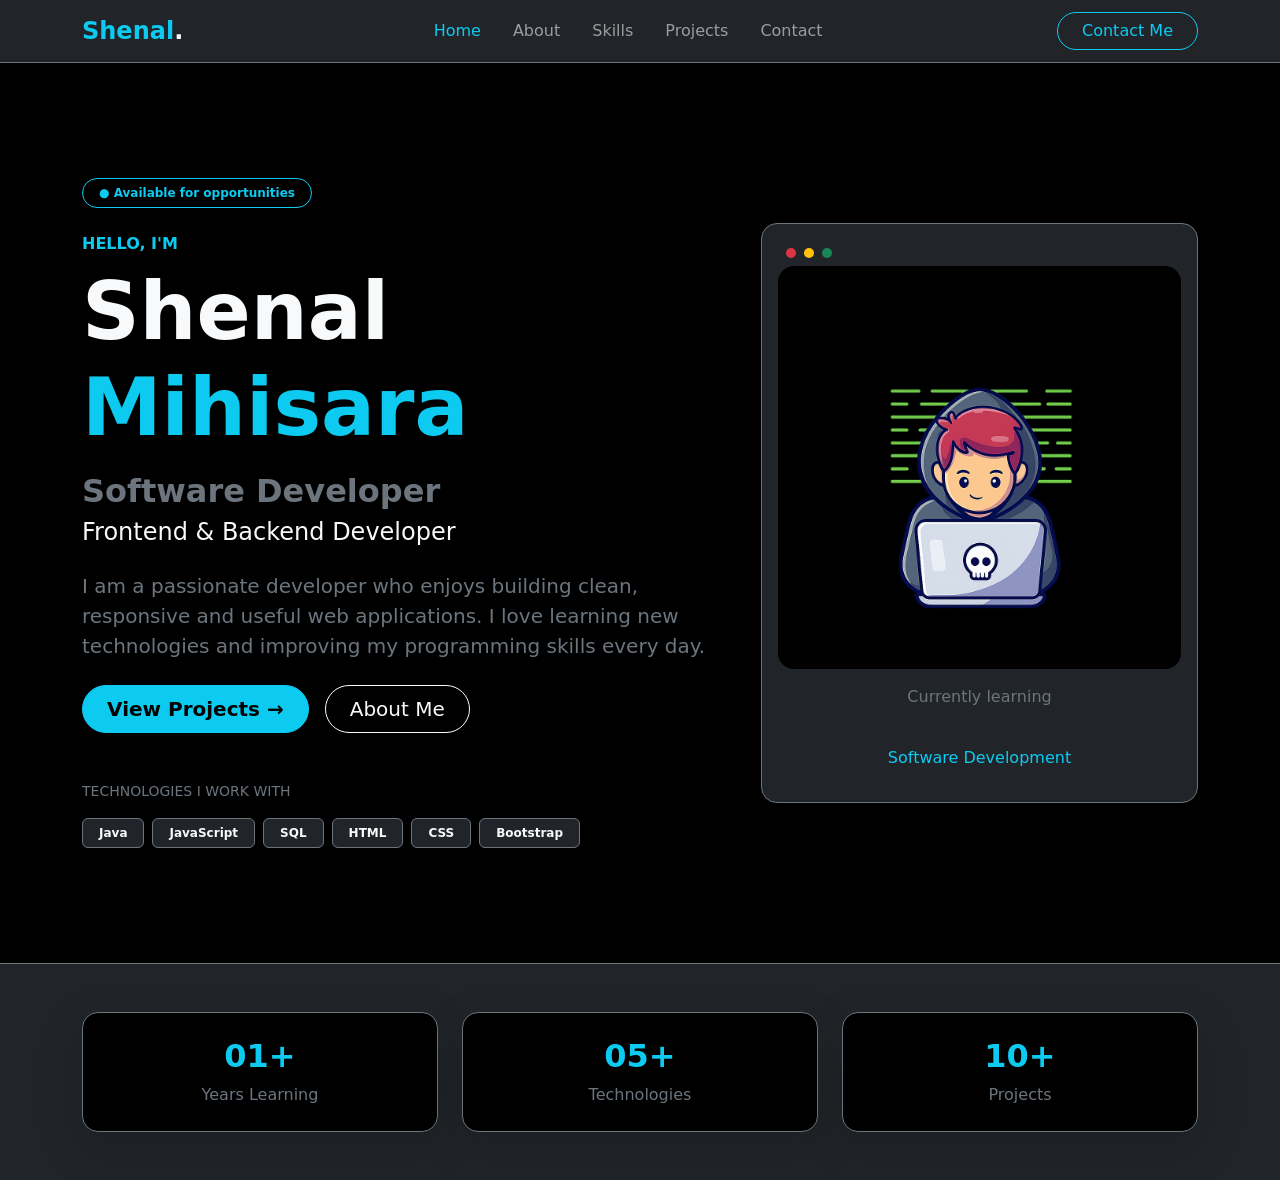
<file: index.html>
<!DOCTYPE html>
<html lang="en">

<head>
    <meta charset="UTF-8">
    <meta name="viewport" content="width=device-width, initial-scale=1.0">

    <title>Shenal Mihisara | Portfolio</title>

    <!-- Bootstrap Only -->
    <link href="https://cdn.jsdelivr.net/npm/bootstrap@5.3.8/dist/css/bootstrap.min.css" rel="stylesheet"
        integrity="sha384-sRIl4kxILFvY47J16cr9ZwB07vP4J8+LH7qKQnuqkuIAvNWLzeN8tE5YBujZqJLB" crossorigin="anonymous">
</head>

<body class="bg-black text-light">

    <!-- ================= NAVBAR ================= -->

    <nav class="navbar navbar-expand-lg navbar-dark bg-dark border-bottom border-secondary sticky-top">

        <div class="container">

            <a class="navbar-brand fw-bold fs-4 text-info" href="/index.html">
                Shenal<span class="text-light">.</span>
            </a>

            <button class="navbar-toggler shadow-none" type="button" data-bs-toggle="collapse" data-bs-target="#navbar">

                <span class="navbar-toggler-icon"></span>

            </button>

            <div class="collapse navbar-collapse" id="navbar">

                <ul class="navbar-nav mx-auto gap-lg-3">

                    <li class="nav-item">
                        <a class="nav-link active text-info" href="/index.html">
                            Home
                        </a>
                    </li>

                    <li class="nav-item">
                        <a class="nav-link" href="/about.html">
                            About
                        </a>
                    </li>

                    <li class="nav-item">
                        <a class="nav-link" href="/skills.html">
                            Skills
                        </a>
                    </li>

                    <li class="nav-item">
                        <a class="nav-link" href="/projects.html">
                            Projects
                        </a>
                    </li>

                    <li class="nav-item">

                        <a class="nav-link" href="/contact.html">

                            Contact

                        </a>
                    </li>

                </ul>

                <a href="/contact.html" class="btn btn-outline-info rounded-pill px-4">
                    Contact Me
                </a>

            </div>

        </div>

    </nav>


    <!-- ================= HERO ================= -->

    <section class="min-vh-100 d-flex align-items-center bg-black">

        <div class="container py-5">

            <div class="row align-items-center g-5">

                <!-- LEFT -->

                <div class="col-lg-7 text-center text-lg-start">

                    <!-- Badge -->

                    <div class="mb-4">

                        <span class="badge rounded-pill text-info border border-info px-3 py-2">

                            ● Available for opportunities

                        </span>

                    </div>


                    <p class="text-info fw-bold mb-2">
                        HELLO, I'M
                    </p>


                    <h1 class="display-1 fw-bold">

                        Shenal

                        <span class="text-info">
                            Mihisara
                        </span>

                    </h1>


                    <h2 class="fw-semibold text-secondary mt-3">

                        Software Developer

                    </h2>


                    <h4 class="text-light fw-normal">

                        Frontend & Backend Developer

                    </h4>


                    <p class="lead text-secondary mt-4">

                        I am a passionate developer who enjoys building
                        clean, responsive and useful web applications.
                        I love learning new technologies and improving
                        my programming skills every day.

                    </p>


                    <!-- BUTTONS -->

                    <div class="d-flex flex-wrap gap-3 mt-4 justify-content-center justify-content-lg-start">

                        <a href="/projects.html" class="btn btn-info btn-lg rounded-pill px-4 fw-bold">

                            View Projects →

                        </a>

                        <a href="/about.html" class="btn btn-outline-light btn-lg rounded-pill px-4">

                            About Me

                        </a>

                    </div>


                    <!-- TECHNOLOGIES -->

                    <div class="mt-5">

                        <p class="text-secondary small mb-3">
                            TECHNOLOGIES I WORK WITH
                        </p>

                        <div class="d-flex flex-wrap gap-2 justify-content-center justify-content-lg-start">

                            <span class="badge bg-dark border border-secondary text-light px-3 py-2">
                                Java
                            </span>

                            <span class="badge bg-dark border border-secondary text-light px-3 py-2">
                                JavaScript
                            </span>

                            <span class="badge bg-dark border border-secondary text-light px-3 py-2">
                                SQL
                            </span>

                            <span class="badge bg-dark border border-secondary text-light px-3 py-2">
                                HTML
                            </span>

                            <span class="badge bg-dark border border-secondary text-light px-3 py-2">
                                CSS
                            </span>

                            <span class="badge bg-dark border border-secondary text-light px-3 py-2">
                                Bootstrap
                            </span>

                        </div>

                    </div>

                </div>


                <!-- RIGHT -->

                <div class="col-lg-5">

                    <div class="card bg-dark border border-secondary shadow-lg rounded-4 p-3">

                        <!-- Window Header -->

                        <div class="d-flex gap-2 px-2 py-2">

                            <span class="rounded-circle bg-danger" style="width:10px;height:10px;">
                            </span>

                            <span class="rounded-circle bg-warning" style="width:10px;height:10px;">
                            </span>

                            <span class="rounded-circle bg-success" style="width:10px;height:10px;">
                            </span>

                        </div>


                        <!-- Image -->

                        <div class="card bg-black border-0 rounded-4 overflow-hidden">

                            <img src="/images/pic.png" class="img-fluid w-100" alt="Shenal Mihisara">

                        </div>


                        <!-- Card Details -->

                        <div class="card-body text-center">

                            <p class="text-secondary mb-1">
                                Currently learning
                            </p>

                            <h4 class="fw-bold mb-1">
                                Computer Science
                            </h4>

                            <p class="text-info mb-0">
                                Software Development
                            </p>

                        </div>

                    </div>

                </div>

            </div>

        </div>

    </section>


    <!-- ================= STATS ================= -->

    <section class="bg-dark border-top border-secondary py-5">

        <div class="container">

            <div class="row g-4 text-center">

                <div class="col-md-4">

                    <div class="card bg-black border-secondary rounded-4 shadow-lg p-4 h-100">

                        <h2 class="text-info fw-bold">
                            01+
                        </h2>

                        <p class="text-secondary mb-0">
                            Years Learning
                        </p>

                    </div>

                </div>


                <div class="col-md-4">

                    <div class="card bg-black border-secondary rounded-4 shadow-lg p-4 h-100">

                        <h2 class="text-info fw-bold">
                            05+
                        </h2>

                        <p class="text-secondary mb-0">
                            Technologies
                        </p>

                    </div>

                </div>


                <div class="col-md-4">

                    <div class="card bg-black border-secondary rounded-4 shadow-lg p-4 h-100">

                        <h2 class="text-info fw-bold">
                            10+
                        </h2>

                        <p class="text-secondary mb-0">
                            Projects
                        </p>

                    </div>

                </div>

            </div>

        </div>

    </section>


    <!-- Bootstrap JS -->

    <script src="https://cdn.jsdelivr.net/npm/bootstrap@5.3.8/dist/js/bootstrap.bundle.min.js"
        integrity="sha384-FKyoEForCGlyvwx9Hj09JcYn3nv7wiPVlz7YYwJrWVcXK/BmnVDxM+D2scQbITxI" crossorigin="anonymous">
        </script>

</body>

</html>
</file>
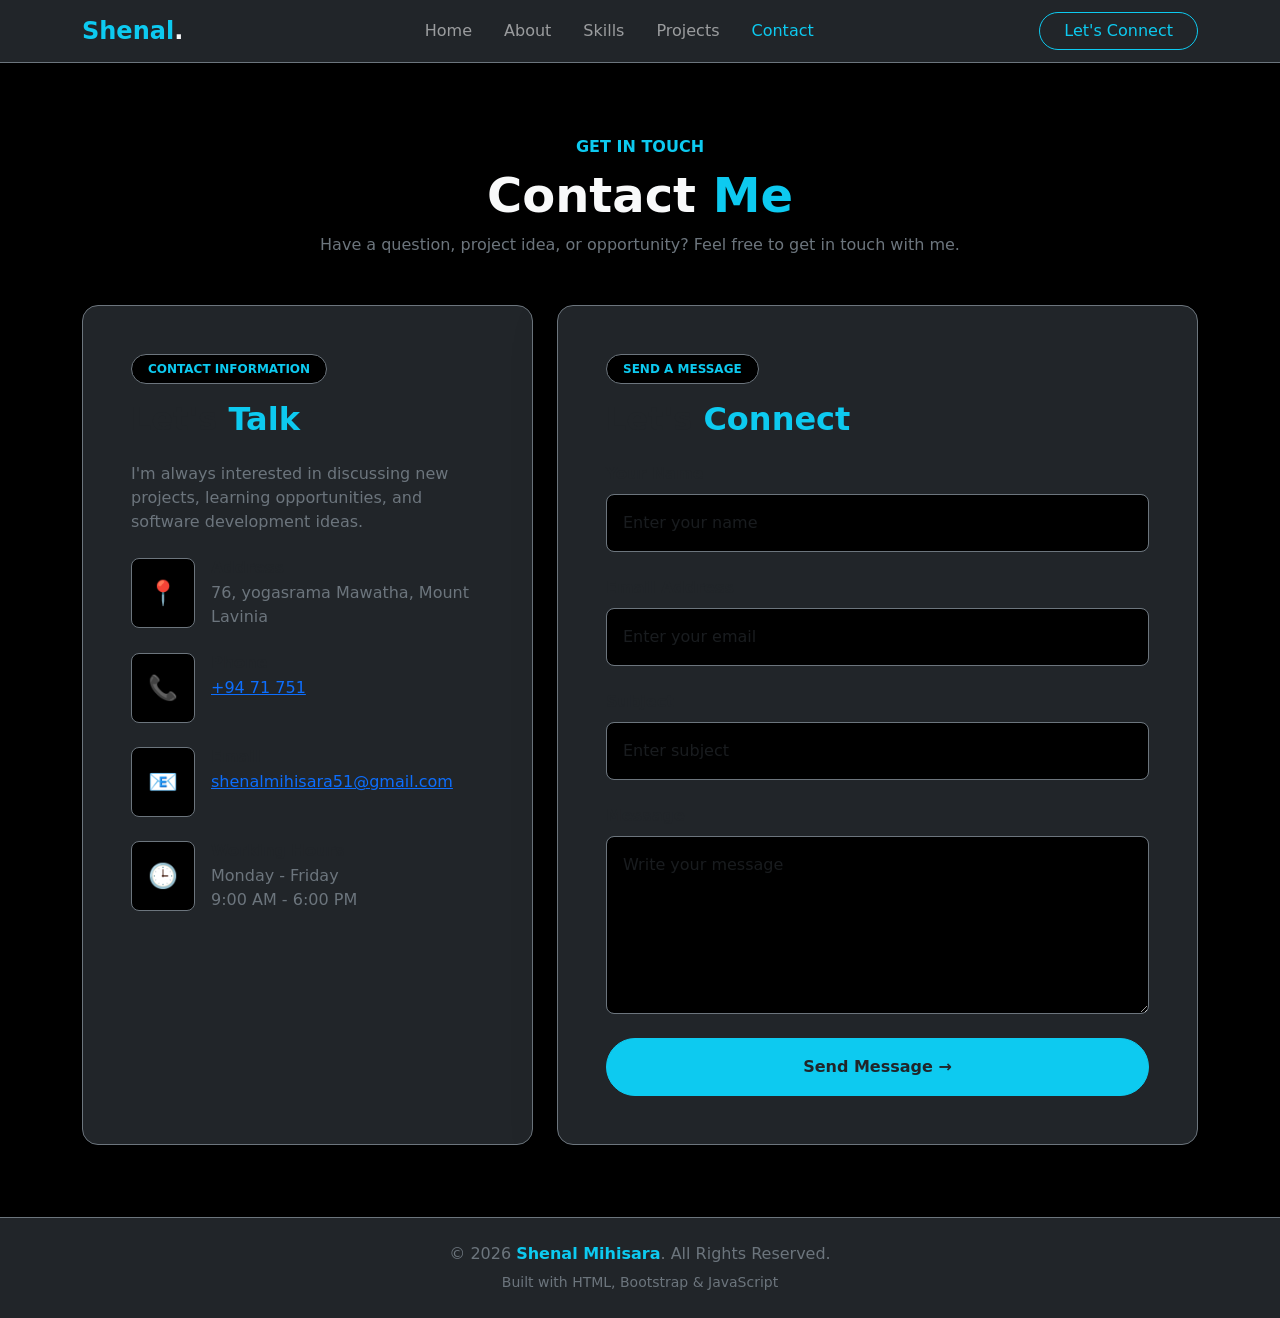
<file: contact.html>
<!DOCTYPE html>

<html lang="en">

<head>
    <meta charset="UTF-8">
    <meta name="viewport" content="width=device-width, initial-scale=1.0">

    <title>Contact | Shenal Mihisara</title>

    <link href="https://cdn.jsdelivr.net/npm/bootstrap@5.3.8/dist/css/bootstrap.min.css" rel="stylesheet">


</head>

<body class="bg-black text-light">

    <!-- Navbar -->
    <nav class="navbar navbar-expand-lg navbar-dark bg-dark border-bottom border-secondary sticky-top">

        <div class="container">

            <a class="navbar-brand fw-bold fs-4 text-info" href="index.html">
                Shenal<span class="text-light">.</span>
            </a>

            <button class="navbar-toggler" type="button" data-bs-toggle="collapse" data-bs-target="#navbarNav">
                <span class="navbar-toggler-icon"></span>
            </button>

            <div class="collapse navbar-collapse" id="navbarNav">

                <ul class="navbar-nav mx-auto gap-lg-3">

                    <li class="nav-item">
                        <a class="nav-link" href="index.html">
                            Home
                        </a>
                    </li>

                    <li class="nav-item">
                        <a class="nav-link" href="about.html">
                            About
                        </a>
                    </li>

                    <li class="nav-item">
                        <a class="nav-link" href="skills.html">
                            Skills
                        </a>
                    </li>

                    <li class="nav-item">
                        <a class="nav-link" href="projects.html">
                            Projects
                        </a>
                    </li>

                    <li class="nav-item">
                        <a class="nav-link active text-info" href="contact.html">
                            Contact
                        </a>
                    </li>

                </ul>

                <a href="contact.html" class="btn btn-outline-info rounded-pill px-4">
                    Let's Connect
                </a>

            </div>

        </div>

    </nav>


    <!-- Contact Section -->
    <section class="py-5">

        <div class="container py-4">

            <!-- Heading -->
            <div class="text-center mb-5">

                <p class="text-info fw-semibold mb-2">
                    GET IN TOUCH
                </p>

                <h1 class="display-5 fw-bold">
                    Contact <span class="text-info">Me</span>
                </h1>

                <p class="text-secondary mx-auto" style="max-width: 650px;">
                    Have a question, project idea, or opportunity?
                    Feel free to get in touch with me.
                </p>

            </div>


            <div class="row g-4">

                <!-- Contact Information -->
                <div class="col-12 col-lg-5">

                    <div class="card bg-dark border-secondary rounded-4 shadow-lg h-100">

                        <div class="card-body p-4 p-lg-5">

                            <span class="badge bg-black text-info border border-secondary rounded-pill px-3 py-2 mb-3">
                                CONTACT INFORMATION
                            </span>

                            <h2 class="fw-bold mb-4">
                                Let's <span class="text-info">Talk</span>
                            </h2>

                            <p class="text-secondary mb-4">
                                I'm always interested in discussing new
                                projects, learning opportunities, and
                                software development ideas.
                            </p>


                            <!-- Address -->
                            <div class="d-flex align-items-start mb-4">

                                <div class="bg-black border border-secondary rounded-3 p-3 me-3">
                                    <span class="text-info fs-4">📍</span>
                                </div>

                                <div>
                                    <h6 class="fw-bold mb-1">
                                        Address
                                    </h6>

                                    <p class="text-secondary mb-0">
                                        76, yogasrama Mawatha,
                                        Mount Lavinia
                                    </p>
                                </div>

                            </div>


                            <!-- Phone -->
                            <div class="d-flex align-items-start mb-4">

                                <div class="bg-black border border-secondary rounded-3 p-3 me-3">
                                    <span class="text-info fs-4">📞</span>
                                </div>

                                <div>
                                    <h6 class="fw-bold mb-1">
                                        Phone
                                    </h6>

                                    <p class="text-secondary mb-0">
                                        <a href="">+94 71 751</a>
                                    </p>
                                </div>

                            </div>


                            <!-- Email -->
                            <div class="d-flex align-items-start mb-4">

                                <div class="bg-black border border-secondary rounded-3 p-3 me-3">
                                    <span class="text-info fs-4">📧</span>
                                </div>

                                <div>
                                    <h6 class="fw-bold mb-1">
                                        Email
                                    </h6>

                                    <p class="text-secondary mb-0">
                                        <a href="">shenalmihisara51@gmail.com</a>
                                    </p>
                                </div>

                            </div>


                            <!-- Working Hours -->
                            <div class="d-flex align-items-start">

                                <div class="bg-black border border-secondary rounded-3 p-3 me-3">
                                    <span class="text-info fs-4">🕒</span>
                                </div>

                                <div>
                                    <h6 class="fw-bold mb-1">
                                        Working Hours
                                    </h6>

                                    <p class="text-secondary mb-0">
                                        Monday - Friday<br>
                                        9:00 AM - 6:00 PM
                                    </p>
                                </div>

                            </div>

                        </div>

                    </div>

                </div>


                <!-- Contact Form -->
                <div class="col-12 col-lg-7">

                    <div class="card bg-dark border-secondary rounded-4 shadow-lg">

                        <div class="card-body p-4 p-lg-5">

                            <span class="badge bg-black text-info border border-secondary rounded-pill px-3 py-2 mb-3">
                                SEND A MESSAGE
                            </span>

                            <h2 class="fw-bold mb-4">
                                Let's <span class="text-info">Connect</span>
                            </h2>


                            <form>

                                <!-- Name -->
                                <div class="mb-4">

                                    <label class="form-label fw-semibold">
                                        Your Name
                                    </label>

                                    <input type="text"
                                        class="form-control bg-black text-light border-secondary rounded-3 p-3"
                                        placeholder="Enter your name">

                                </div>


                                <!-- Email -->
                                <div class="mb-4">

                                    <label class="form-label fw-semibold">
                                        Email Address
                                    </label>

                                    <input type="email"
                                        class="form-control bg-black text-light border-secondary rounded-3 p-3"
                                        placeholder="Enter your email">

                                </div>


                                <!-- Subject -->
                                <div class="mb-4">

                                    <label class="form-label fw-semibold">
                                        Subject
                                    </label>

                                    <input type="text"
                                        class="form-control bg-black text-light border-secondary rounded-3 p-3"
                                        placeholder="Enter subject">

                                </div>


                                <!-- Message -->
                                <div class="mb-4">

                                    <label class="form-label fw-semibold">
                                        Message
                                    </label>

                                    <textarea class="form-control bg-black text-light border-secondary rounded-3 p-3"
                                        rows="6" placeholder="Write your message"></textarea>

                                </div>


                                <!-- Button -->
                                <button type="submit" class="btn btn-info text-dark fw-bold rounded-pill w-100 py-3">

                                    Send Message →

                                </button>

                            </form>

                        </div>

                    </div>

                </div>

            </div>

        </div>

    </section>


    <!-- Footer -->
    <footer class="bg-dark border-top border-secondary text-secondary text-center py-4">

        <div class="container">

            <p class="mb-1">
                © 2026 <span class="text-info fw-semibold">Shenal Mihisara</span>.
                All Rights Reserved.
            </p>

            <small>
                Built with HTML, Bootstrap & JavaScript
            </small>

        </div>

    </footer>


    <script src="https://cdn.jsdelivr.net/npm/bootstrap@5.3.8/dist/js/bootstrap.bundle.min.js"></script>

</body>

</html>
</file>
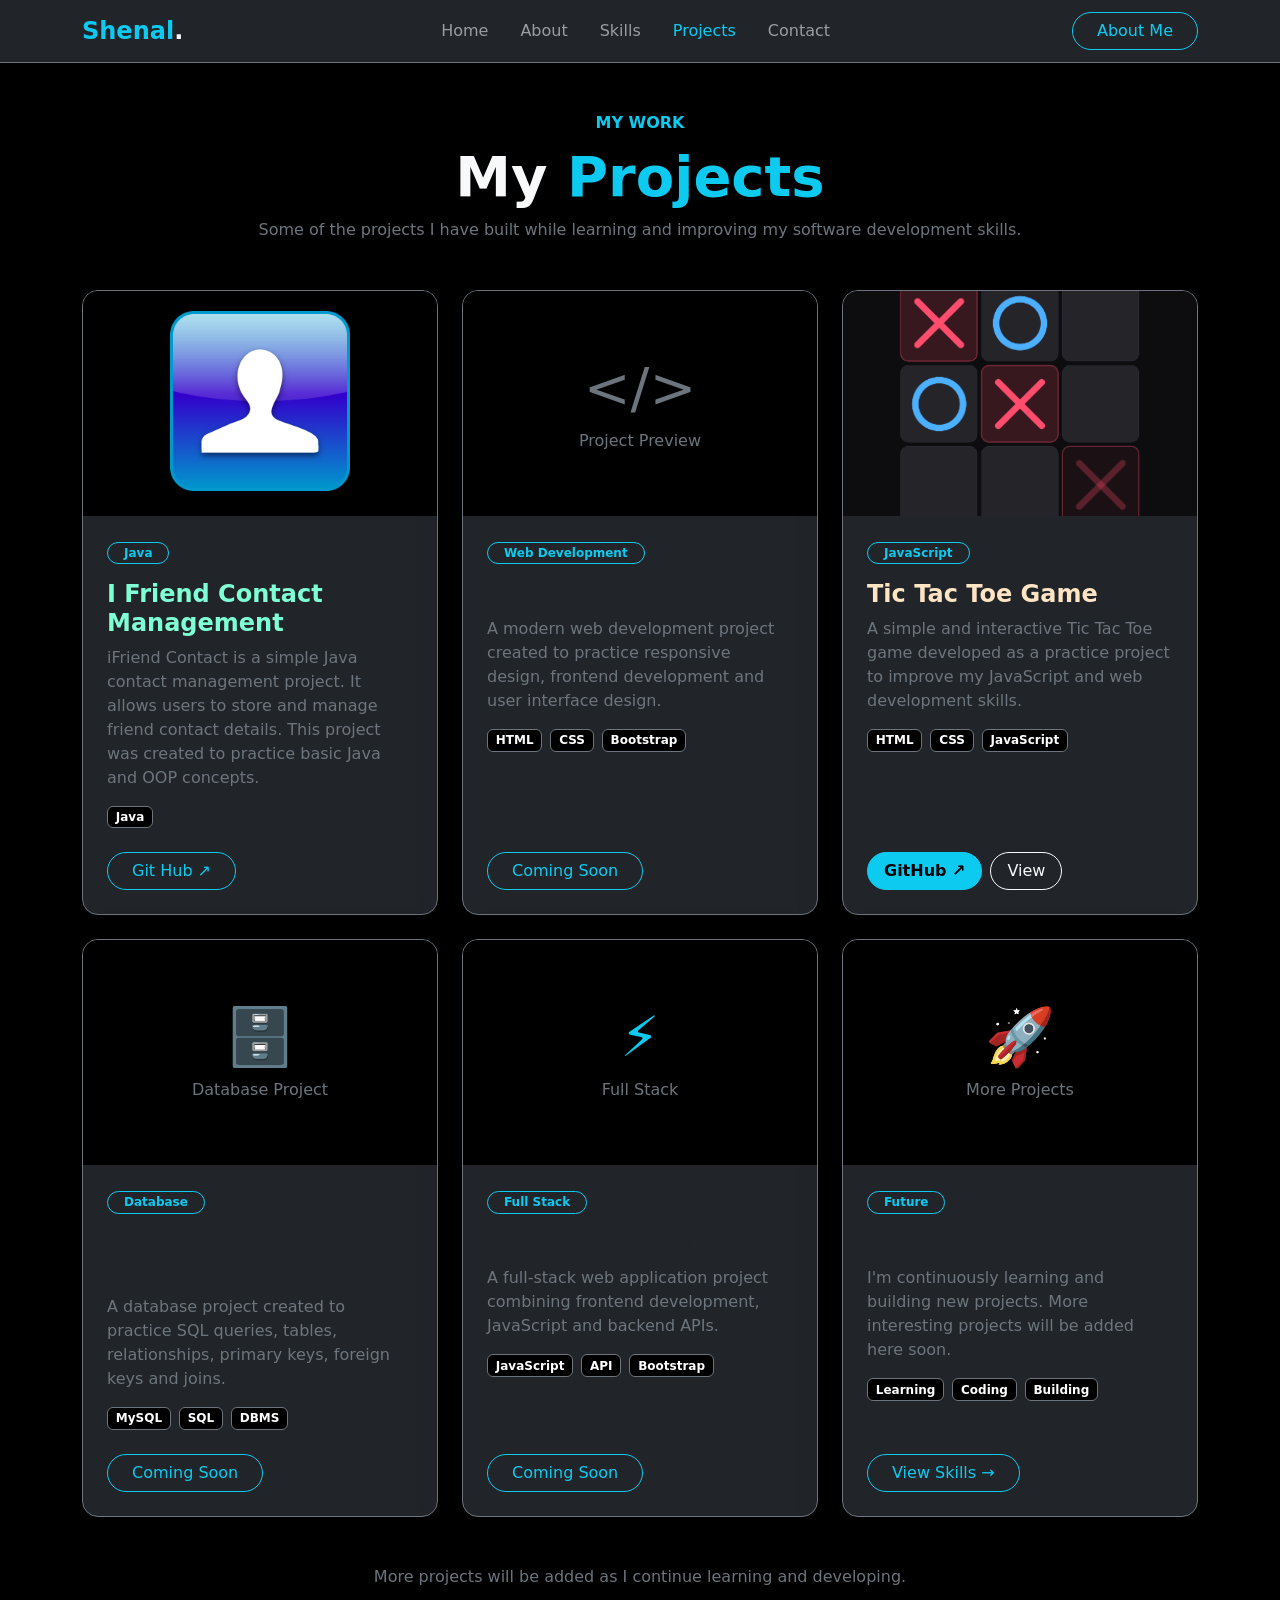
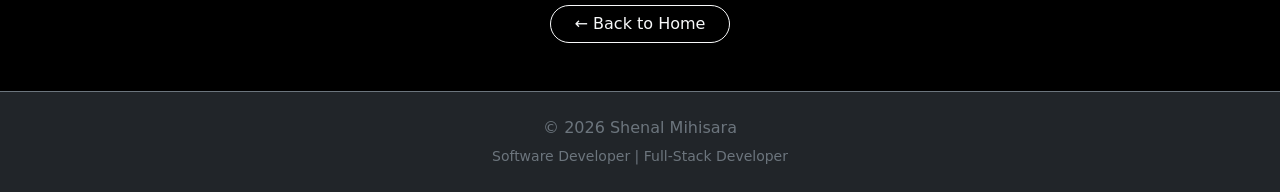
<file: Projects.html>
<!DOCTYPE html>
<html lang="en">

<head>

    <meta charset="UTF-8">

    <meta name="viewport" content="width=device-width, initial-scale=1.0">

    <title>Projects | Shenal Mihisara</title>

    <!-- Bootstrap Only -->

    <link href="https://cdn.jsdelivr.net/npm/bootstrap@5.3.8/dist/css/bootstrap.min.css" rel="stylesheet"
        integrity="sha384-sRIl4kxILFvY47J16cr9ZwB07vP4J8+LH7qKQnuqkuIAvNWLzeN8tE5YBujZqJLB" crossorigin="anonymous">

</head>


<body class="bg-black text-light">


    <!-- ================= NAVBAR ================= -->

    <nav class="navbar navbar-expand-lg navbar-dark bg-dark border-bottom border-secondary sticky-top">

        <div class="container">

            <!-- Brand -->

            <a class="navbar-brand fw-bold fs-4 text-info" href="/index.html">

                Shenal<span class="text-light">.</span>

            </a>


            <!-- Mobile Button -->

            <button class="navbar-toggler shadow-none" type="button" data-bs-toggle="collapse" data-bs-target="#navbar">

                <span class="navbar-toggler-icon"></span>

            </button>


            <!-- Navigation -->

            <div class="collapse navbar-collapse" id="navbar">

                <ul class="navbar-nav mx-auto gap-lg-3">

                    <li class="nav-item">

                        <a class="nav-link" href="/index.html">

                            Home

                        </a>

                    </li>


                    <li class="nav-item">

                        <a class="nav-link" href="/about.html">

                            About

                        </a>

                    </li>


                    <li class="nav-item">

                        <a class="nav-link" href="/skills.html">

                            Skills

                        </a>

                    </li>


                    <li class="nav-item">

                        <a class="nav-link active text-info" href="/projects.html">

                            Projects

                        </a>

                    </li>

                    <li class="nav-item">

                        <a class="nav-link" href="/contact.html">

                            Contact

                        </a>
                    </li>

                </ul>


                <a href="/about.html" class="btn btn-outline-info rounded-pill px-4">

                    About Me

                </a>

            </div>

        </div>

    </nav>



    <!-- ================= PROJECTS ================= -->

    <main class="min-vh-100 bg-black">

        <div class="container py-5">


            <!-- PAGE HEADER -->

            <div class="text-center mb-5">

                <p class="text-info fw-bold mb-2">

                    MY WORK

                </p>


                <h1 class="display-4 fw-bold">

                    My <span class="text-info">Projects</span>

                </h1>


                <p class="text-secondary">

                    Some of the projects I have built while learning
                    and improving my software development skills.

                </p>

            </div>



            <!-- ================= PROJECT GRID ================= -->

            <div class="row g-4 justify-content-center">


                <!-- ================= PROJECT 01 ================= -->

                <div class="col-12 col-md-6 col-lg-4">

                    <div class="card bg-dark border-secondary rounded-4 shadow-lg h-100 overflow-hidden">


                        <div class="bg-black d-flex align-items-center justify-content-center" style="height:225px;">

                            <div class="text-center">

                                <img class="w-75" src="/images/contact icon.png" alt="">

                            </div>

                        </div>


                        <div class="card-body p-4 d-flex flex-column">

                            <div class="mb-3">

                                <span class="badge text-info border border-info rounded-pill px-3">

                                    Java

                                </span>

                            </div>


                            <h4 class="card-title fw-bold" style="color: aquamarine;">

                                I Friend Contact Management

                            </h4>


                            <p class="card-text text-secondary">

                                iFriend Contact is a simple Java contact management project.
                                It allows users to store and manage friend contact details.
                                This project was created to practice basic Java and OOP concepts.

                            </p>


                            <div class="d-flex flex-wrap gap-2 mb-4">

                                <span class="badge bg-black border border-secondary">
                                    Java
                                </span>

                            </div>


                            <div class="mt-auto">

                                <a href="https://github.com/shenalmihisara/ifriend-contact.git" target="_blank"
                                    class="btn btn-outline-info rounded-pill px-4">

                                    Git Hub ↗

                                </a>

                            </div>

                        </div>

                    </div>

                </div>



                <!-- ================= PROJECT 02 ================= -->

                <div class="col-12 col-md-6 col-lg-4">

                    <div class="card bg-dark border-secondary rounded-4 shadow-lg h-100 overflow-hidden">


                        <!-- Placeholder -->

                        <div class="bg-black d-flex align-items-center justify-content-center" style="height:225px;">

                            <div class="text-center">

                                <div class="display-4 text-secondary mb-2">
                                    &lt;/&gt;
                                </div>

                                <p class="text-secondary mb-0">
                                    Project Preview
                                </p>

                            </div>

                        </div>


                        <div class="card-body p-4 d-flex flex-column">

                            <div class="mb-3">

                                <span class="badge text-info border border-info rounded-pill px-3">

                                    Web Development

                                </span>

                            </div>


                            <h4 class="card-title fw-bold">

                                Web Project

                            </h4>


                            <p class="card-text text-secondary">

                                A modern web development project
                                created to practice responsive design,
                                frontend development and user interface
                                design.

                            </p>


                            <div class="d-flex flex-wrap gap-2 mb-4">

                                <span class="badge bg-black border border-secondary">
                                    HTML
                                </span>

                                <span class="badge bg-black border border-secondary">
                                    CSS
                                </span>

                                <span class="badge bg-black border border-secondary">
                                    Bootstrap
                                </span>

                            </div>


                            <div class="mt-auto">

                                <a href="#" class="btn btn-outline-info rounded-pill px-4">

                                    Coming Soon

                                </a>

                            </div>

                        </div>

                    </div>

                </div>



                <!-- ================= PROJECT 03 ================= -->

                <div class="col-12 col-md-6 col-lg-4">

                    <div class="card bg-dark border-secondary rounded-4 shadow-lg h-100 overflow-hidden">


                        <!-- Image -->

                        <img src="/images/tic tac toe.png" class="card-img-top object-fit-cover" height="225"
                            alt="Tic Tac Toe Game">


                        <!-- Body -->

                        <div class="card-body p-4 d-flex flex-column">


                            <div class="mb-3">

                                <span class="badge text-info border border-info rounded-pill px-3">

                                    JavaScript

                                </span>

                            </div>


                            <h4 class="card-title fw-bold" style="color: bisque;">

                                Tic Tac Toe Game

                            </h4>


                            <p class="card-text text-secondary">

                                A simple and interactive Tic Tac Toe
                                game developed as a practice project
                                to improve my JavaScript and web
                                development skills.

                            </p>


                            <!-- Technologies -->

                            <div class="d-flex flex-wrap gap-2 mb-4">

                                <span class="badge bg-black border border-secondary">
                                    HTML
                                </span>

                                <span class="badge bg-black border border-secondary">
                                    CSS
                                </span>

                                <span class="badge bg-black border border-secondary">
                                    JavaScript
                                </span>

                            </div>


                            <!-- Buttons -->

                            <div class="mt-auto d-flex gap-2">

                                <a href="https://github.com/shenalmihisara/xox-game"
                                    class="btn btn-info rounded-pill px-3 fw-semibold" target="_blank">

                                    GitHub ↗

                                </a>


                                <a href="/index.html" class="btn btn-outline-light rounded-pill px-3">

                                    View

                                </a>

                            </div>

                        </div>

                    </div>

                </div>



                <!-- ================= PROJECT 04 ================= -->

                <div class="col-12 col-md-6 col-lg-4">

                    <div class="card bg-dark border-secondary rounded-4 shadow-lg h-100 overflow-hidden">


                        <div class="bg-black d-flex align-items-center justify-content-center" style="height:225px;">

                            <div class="text-center">

                                <div class="display-4 text-info mb-2">
                                    🗄️
                                </div>

                                <p class="text-secondary mb-0">
                                    Database Project
                                </p>

                            </div>

                        </div>


                        <div class="card-body p-4 d-flex flex-column">

                            <div class="mb-3">

                                <span class="badge text-info border border-info rounded-pill px-3">

                                    Database

                                </span>

                            </div>


                            <h4 class="card-title fw-bold">

                                MySQL Database Project

                            </h4>


                            <p class="card-text text-secondary">

                                A database project created to practice
                                SQL queries, tables, relationships,
                                primary keys, foreign keys and joins.

                            </p>


                            <div class="d-flex flex-wrap gap-2 mb-4">

                                <span class="badge bg-black border border-secondary">
                                    MySQL
                                </span>

                                <span class="badge bg-black border border-secondary">
                                    SQL
                                </span>

                                <span class="badge bg-black border border-secondary">
                                    DBMS
                                </span>

                            </div>


                            <div class="mt-auto">

                                <a href="#" class="btn btn-outline-info rounded-pill px-4">

                                    Coming Soon

                                </a>

                            </div>

                        </div>

                    </div>

                </div>



                <!-- ================= PROJECT 05 ================= -->

                <div class="col-12 col-md-6 col-lg-4">

                    <div class="card bg-dark border-secondary rounded-4 shadow-lg h-100 overflow-hidden">


                        <div class="bg-black d-flex align-items-center justify-content-center" style="height:225px;">

                            <div class="text-center">

                                <div class="display-4 text-info mb-2">
                                    ⚡
                                </div>

                                <p class="text-secondary mb-0">
                                    Full Stack
                                </p>

                            </div>

                        </div>


                        <div class="card-body p-4 d-flex flex-column">

                            <div class="mb-3">

                                <span class="badge text-info border border-info rounded-pill px-3">

                                    Full Stack

                                </span>

                            </div>


                            <h4 class="card-title fw-bold">

                                Web Application

                            </h4>


                            <p class="card-text text-secondary">

                                A full-stack web application project
                                combining frontend development,
                                JavaScript and backend APIs.

                            </p>


                            <div class="d-flex flex-wrap gap-2 mb-4">

                                <span class="badge bg-black border border-secondary">
                                    JavaScript
                                </span>

                                <span class="badge bg-black border border-secondary">
                                    API
                                </span>

                                <span class="badge bg-black border border-secondary">
                                    Bootstrap
                                </span>

                            </div>


                            <div class="mt-auto">

                                <a href="#" class="btn btn-outline-info rounded-pill px-4">

                                    Coming Soon

                                </a>

                            </div>

                        </div>

                    </div>

                </div>



                <!-- ================= PROJECT 06 ================= -->

                <div class="col-12 col-md-6 col-lg-4">

                    <div class="card bg-dark border-secondary rounded-4 shadow-lg h-100 overflow-hidden">


                        <div class="bg-black d-flex align-items-center justify-content-center" style="height:225px;">

                            <div class="text-center">

                                <div class="display-4 text-info mb-2">
                                    🚀
                                </div>

                                <p class="text-secondary mb-0">
                                    More Projects
                                </p>

                            </div>

                        </div>


                        <div class="card-body p-4 d-flex flex-column">

                            <div class="mb-3">

                                <span class="badge text-info border border-info rounded-pill px-3">

                                    Future

                                </span>

                            </div>


                            <h4 class="card-title fw-bold">

                                More Coming Soon

                            </h4>


                            <p class="card-text text-secondary">

                                I'm continuously learning and building
                                new projects. More interesting projects
                                will be added here soon.

                            </p>


                            <div class="d-flex flex-wrap gap-2 mb-4">

                                <span class="badge bg-black border border-secondary">
                                    Learning
                                </span>

                                <span class="badge bg-black border border-secondary">
                                    Coding
                                </span>

                                <span class="badge bg-black border border-secondary">
                                    Building
                                </span>

                            </div>


                            <div class="mt-auto">

                                <a href="/skills.html" class="btn btn-outline-info rounded-pill px-4">

                                    View Skills →

                                </a>

                            </div>

                        </div>

                    </div>

                </div>


            </div>


            <!-- ================= BOTTOM ================= -->

            <div class="text-center mt-5">

                <p class="text-secondary">

                    More projects will be added as I continue learning
                    and developing.

                </p>


                <a href="/index.html" class="btn btn-outline-light rounded-pill px-4">

                    ← Back to Home

                </a>

            </div>


        </div>

    </main>



    <!-- ================= FOOTER ================= -->

    <footer class="bg-dark border-top border-secondary py-4">

        <div class="container text-center">

            <p class="text-secondary mb-1">

                © 2026 Shenal Mihisara

            </p>

            <small class="text-secondary">

                Software Developer | Full-Stack Developer

            </small>

        </div>

    </footer>



    <!-- Bootstrap JS -->

    <script src="https://cdn.jsdelivr.net/npm/bootstrap@5.3.8/dist/js/bootstrap.bundle.min.js"
        integrity="sha384-FKyoEForCGlyvwx9Hj09JcYn3nv7wiPVlz7YYwJrWVcXK/BmnVDxM+D2scQbITxI" crossorigin="anonymous">
        </script>

</body>

</html>
</file>
